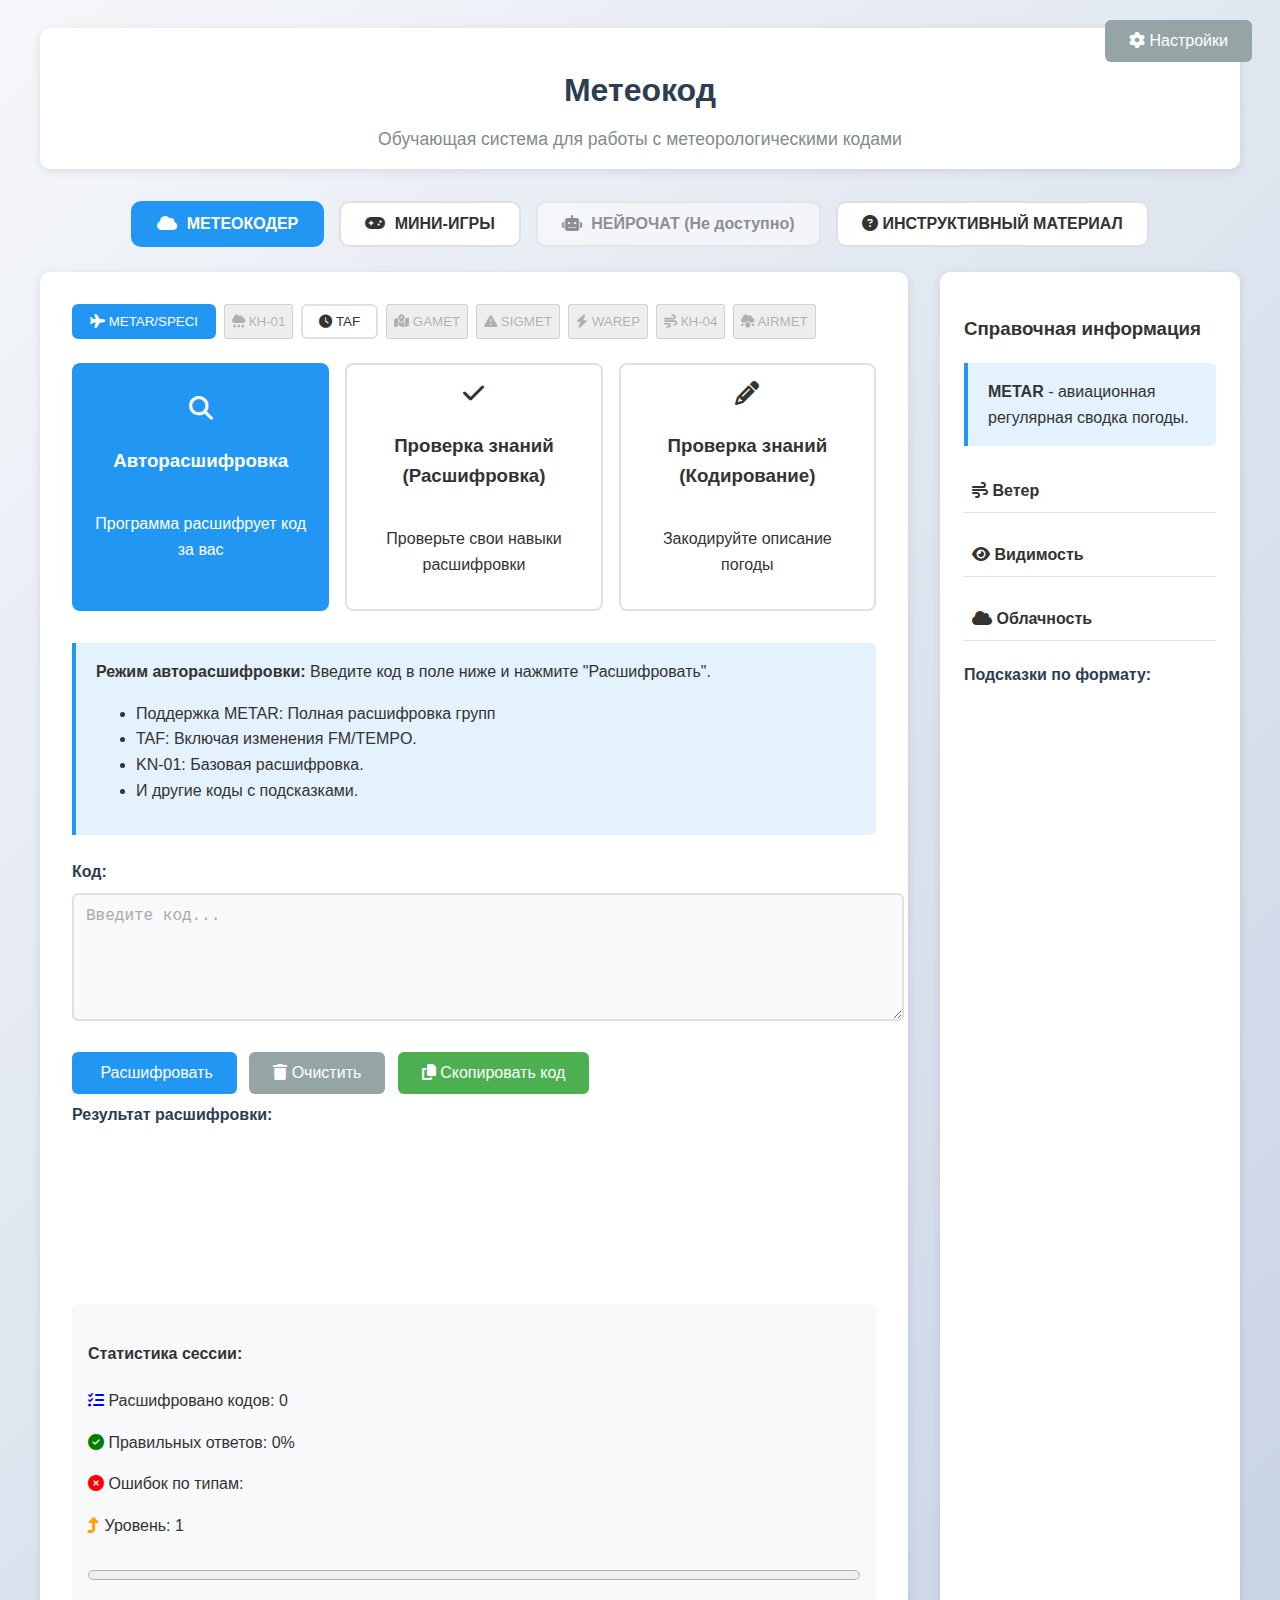
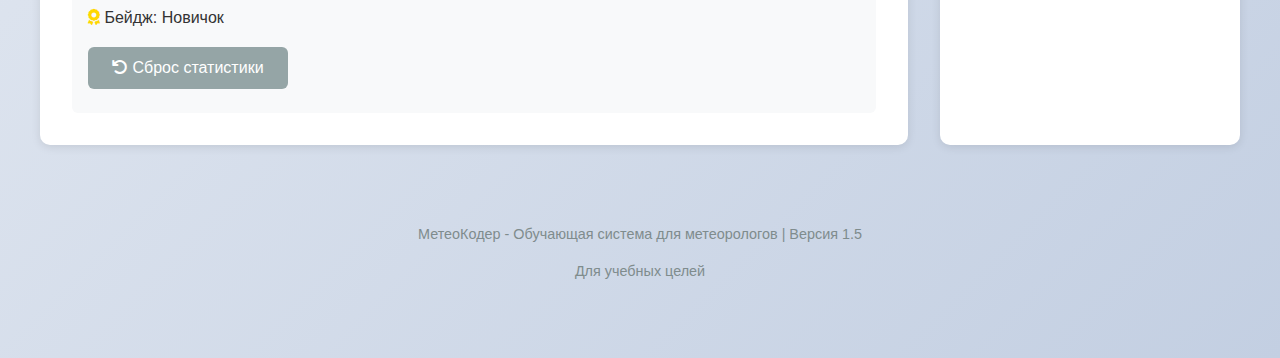
<file: index.html>
<!DOCTYPE html>
<html lang="ru">
<head>
    <meta charset="UTF-8">
    <meta name="viewport" content="width=device-width, initial-scale=1.0">
    <title>Метеокод - Обучающая система метеорологических кодов</title>
    <meta name="description" content="Программа для обучения работе с метеорологическими кодами">
    <meta name="theme-color" content="#2196F3">
    <link rel="stylesheet" href="combined.css">
    <link rel="stylesheet" href="https://cdnjs.cloudflare.com/ajax/libs/font-awesome/6.5.1/css/all.min.css">
    <script async src="https://www.googletagmanager.com/gtag/js?id=G-XXXXXXXXXX"></script>
    <script>
      window.dataLayer = window.dataLayer || [];
      function gtag(){dataLayer.push(arguments);}
      gtag('js', new Date());
      gtag('config', 'G-XXXXXXXXXX');
    </script>
</head>
<body>
    <div class="container">
        <header>
            <h1>Метеокод</h1>
            <div class="subtitle">Обучающая система для работы с метеорологическими кодами</div>
        </header>

        <div class="settings-toggle">
            <button class="btn btn-secondary" onclick="openSettingsModal()" aria-label="Настройки"><i class="fas fa-cog"></i> Настройки</button>
        </div>

        <nav class="top-menu" role="tablist">
            <button class="active" data-page="trainer" aria-selected="true" role="tab"><i class="fas fa-cloud"></i> МЕТЕОКОДЕР</button>
            <button data-page="minigame" aria-selected="false" role="tab"><i class="fas fa-gamepad"></i> МИНИ-ИГРЫ</button>
            <button disabled=""><i class="fas fa-robot"></i> НЕЙРОЧАТ (Не доступно)</button>
            <button data-page="help" aria-selected="false" role="tab"><i class="fas fa-question-circle"></i>ИНСТРУКТИВНЫЙ МАТЕРИАЛ</button>
        </nav>

        <main id="page-trainer" class="page active" role="tabpanel">
            <div class="app-container">
                <section class="main-content">
                    <section class="main-content-inner">
                        <nav class="code-type-selector" role="tablist">
                            <button class="code-type-btn active" data-type="metar" aria-selected="true" role="tab"><i class="fas fa-plane"></i> METAR/SPECI</button>
                           <button disabled=""><i class="fas fa-cloud-rain"></i> КН-01</button>
                            <button class="code-type-btn" data-type="taf" aria-selected="false" role="tab"><i class="fas fa-clock"></i> TAF</button>
                            <button disabled=""><i class="fas fa-map-marked-alt"></i> GAMET</button>
                            <button disabled=""><i class="fas fa-exclamation-triangle"></i> SIGMET</button>
                           <button disabled=""><i class="fas fa-bolt"></i> WAREP</button>
                            <button disabled=""><i class="fas fa-wind"></i> КН-04</button>
                            <button disabled=""><i class="fas fa-cloud-meatball"></i> AIRMET</button>
                        </nav>
                        <nav class="mode-selector" role="tablist">
                            <div class="mode-btn active" data-mode="decode" aria-selected="true" role="tab">
                                <i class="fas fa-search"></i>
                                <h3>Авторасшифровка</h3>
                                <p>Программа расшифрует код за вас</p>
                            </div>
                            <div class="mode-btn" data-mode="practice-decode" aria-selected="false" role="tab">
                                <i class="fas fa-check"></i>
                                <h3>Проверка знаний (Расшифровка)</h3>
                                <p>Проверьте свои навыки расшифровки</p>
                            </div>
                            <div class="mode-btn" data-mode="practice-encode" aria-selected="false" role="tab">
                                <i class="fas fa-pencil-alt"></i>
                                <h3>Проверка знаний (Кодирование)</h3>
                                <p>Закодируйте описание погоды</p>
                            </div>
                        </nav>

                        <div class="input-section">
                            <div class="mode-content active" id="decode-content">
                                <div class="instructions" id="decode-instructions">
                                    <strong>Режим авторасшифровки:</strong> Введите код в поле ниже и нажмите "Расшифровать".
                                    <ul>
                                        <li title="Международный код для текущей погоды на аэродроме">Поддержка METAR: Полная расшифровка групп</li>
                                        <li title="Прогноз погоды на аэродроме">TAF: Включая изменения FM/TEMPO.</li>
                                        <li title="Синоптический код для наземных наблюдений">KN-01: Базовая расшифровка.</li>
                                        <li>И другие коды с подсказками.</li>
                                    </ul>
                                </div>
                                <div class="input-group">
                                    <label for="metar-input">Код:</label>
                                    <textarea id="metar-input" placeholder="Введите код..." list="code-examples"></textarea>
                                    <datalist id="code-examples">
                                        <option value="UUWW 141630Z 05007MPS 9999 SCT020 17/12 Q1011 R32/290050 NOSIG">
                                        <option value="TAF UUWW 141600Z 1418/1524 03005MPS 9999 BKN015 TX15/1412Z TN10/1503Z">
                                    </datalist>
                                </div>
                                <button class="btn" onclick="decodeCode()" aria-label="Расшифровать код"><i class="fas fa-decode"></i> Расшифровать</button>
                                <button class="btn btn-secondary" onclick="clearFields()" aria-label="Очистить поля"><i class="fas fa-trash"></i> Очистить</button>
                                <button class="btn btn-copy" onclick="copyCode('metar-input')" aria-label="Скопировать код"><i class="fas fa-copy"></i> Скопировать код</button>
                                <div id="loading-decode" class="loading" aria-live="polite" style="display: none;"><i class="fas fa-spinner fa-spin"></i> Обработка...</div>
                                <div class="input-group">
                                    <label>Результат расшифровки:</label>
                                    <div class="result" id="decode-result">Режим авторасшифровки METAR:
Вставьте код — получите полную расшифровку.
Поддерживается: ветер, видимость, RVR, погода, облачность, температура, давление, тренд, RMK.
</div>
                                </div>
                            </div>

                            <div class="mode-content" id="practice-decode-content">
                                <div class="instructions">
                                    <strong>Режим проверки расшифровки:</strong> Расшифруйте предложенный код и проверьте свои знания.
                                    <ul>
                                        <li>Используйте подсказки в боковой панели для помощи.</li>
                                        <li>Проверьте точность температуры, ветра и видимости.</li>
                                    </ul>
                                </div>
                                <div class="input-group">
                                    <label>Код для расшифровки:</label>
                                    <div class="result" id="practice-code">UUWW 141630Z 05007MPS 9999 SCT020 17/12 Q1011 NOSIG</div>
                                    <button class="btn btn-copy" onclick="copyCode('practice-code')" aria-label="Скопировать код"><i class="fas fa-copy"></i> Скопировать код</button>
                                </div>
                                <div class="input-group">
                                    <label for="user-decode">Ваша расшифровка:</label>
                                    <textarea id="user-decode" placeholder="Введите вашу расшифровку здесь..."></textarea>
                                </div>
                                <button class="btn" onclick="checkUserDecode()" aria-label="Проверить расшифровку"><i class="fas fa-check"></i> Проверить</button>
                                <button class="btn btn-secondary" onclick="newPracticeCode()" aria-label="Новый код"><i class="fas fa-refresh"></i> Новый код</button>
                                <div id="loading-practice-decode" class="loading" aria-live="polite" style="display: none;"><i class="fas fa-spinner fa-spin"></i> Проверка...</div>
                                <div class="result" id="practice-decode-result">Результат проверки...</div>
                                <div class="comparison-container" id="decode-comparison" style="display: none;">
                                    <div class="comparison-box">
                                        <h4>Ваш ответ:</h4>
                                        <div id="user-decode-display"></div>
                                    </div>
                                    <div class="comparison-box">
                                        <h4>Правильный ответ:</h4>
                                        <div id="correct-decode-display"></div>
                                    </div>
                                </div>
                            </div>

                            <div class="mode-content" id="practice-encode-content">
                                <div class="instructions">
                                    <strong>Режим проверки кодирования:</strong> Прочитайте описание погоды и закодируйте его.
                                    <ul>
                                        <li>Убедитесь в правильном формате групп.</li>
                                        <li>Используйте подсказку для структуры.</li>
                                    </ul>
                                </div>
                                <div class="input-group">
                                    <label>Описание погоды для кодирования:</label>
                                    <div class="result" id="weather-description">
                                        Здесь появится описание погоды для кодирования...
                                    </div>
                                </div>
                                <div id="encode-hint" class="result" style="display: none; margin-bottom: 1rem;"></div>
                                <div class="input-group">
                                    <label for="user-encode">Ваш код:</label>
                                    <textarea id="user-encode" placeholder="Введите ваш код здесь..." list="code-examples"></textarea>
                                </div>
                                <button class="btn" onclick="checkUserEncode()" aria-label="Проверить кодирование"><i class="fas fa-check"></i> Проверить кодирование</button>
                                <button class="btn btn-secondary" onclick="newEncodeExercise()" aria-label="Новое задание"><i class="fas fa-refresh"></i> Новое задание</button>
                                <button class="btn btn-secondary" onclick="showEncodeHint()" aria-label="Показать подсказку"><i class="fas fa-lightbulb"></i> Подсказка</button>
                                <button class="btn btn-secondary" onclick="showNextHint()" aria-label="Следующая подсказка" style="display: none;" id="next-hint-btn"><i class="fas fa-step-forward"></i> Следующая подсказка</button>
                                <div id="loading-practice-encode" class="loading" aria-live="polite" style="display: none;"><i class="fas fa-spinner fa-spin"></i> Проверка...</div>
                                <div class="result" id="practice-encode-result">Результат проверки кодирования...</div>
                                <div class="comparison-container" id="encode-comparison" style="display: none;">
                                    <div class="comparison-box">
                                        <h4>Ваш ответ:</h4>
                                        <div id="user-answer-display"></div>
                                    </div>
                                    <div class="comparison-box">
                                        <h4>Правильный ответ:</h4>
                                        <div id="correct-answer-display"></div>
                                    </div>
                                </div>
                            </div>
                        </div>

                        <section class="stats-container" id="trainer-stats">
                            <h4>Статистика сессии:</h4>
                            <p><i class="fas fa-tasks" style="color: blue;"></i> Расшифровано кодов: <span id="decoded-count">0</span></p>
                            <p><i class="fas fa-check-circle" style="color: green;"></i> Правильных ответов: <span id="correct-percent">0%</span></p>
                            <p><i class="fas fa-times-circle" style="color: red;"></i> Ошибок по типам:</p>
                            <ul id="errors-by-type"></ul>
                            <p><i class="fas fa-level-up-alt" style="color: orange;"></i> Уровень: <span id="trainer-level">1</span></p>
                            <progress id="level-progress" value="0" max="50"></progress>
                            <p id="badge"><i class="fas fa-award" style="color: gold;"></i> Бейдж: Новичок</p>
                            <button class="btn btn-secondary" onclick="resetStats()" aria-label="Сброс статистики"><i class="fas fa-undo"></i> Сброс статистики</button>
                        </section>
                    </section>
                </section>

                <aside class="sidebar">
                    <h3>Справочная информация</h3>
                    <div class="instructions" id="sidebar-hints">
                        <strong>METAR</strong> - авиационная регулярная сводка погоды. <span title="Подсказка: CAVOK означает видимость >10км"></span>
                    </div>
                    <div class="accordion">
                        <h4 onclick="toggleAccordion(this)" aria-expanded="false" role="button"><i class="fas fa-wind"></i> Ветер</h4>
                        <div class="panel" style="display: none;">Примеры: 05007MPS - 50° 7 м/с; VRB02KT - переменный 2 узла.</div>
                        <h4 onclick="toggleAccordion(this)" aria-expanded="false" role="button"><i class="fas fa-eye"></i> Видимость</h4>
                        <div class="panel" style="display: none;">Примеры: 9999 - 10 км+; 0500 - 500 м.</div>
                        <h4 onclick="toggleAccordion(this)" aria-expanded="false" role="button"><i class="fas fa-cloud"></i> Облачность</h4>
                        <div class="panel" style="display: none;">Примеры: SCT020 - рассеянная 600 метров (2000 ft); BKN005CB - значительная 150 метров (500 ft) кучево-дождевые.</div>
                    </div>
                    <div class="input-group">
                        <label>Подсказки по формату:</label>
                        <div class="result" id="hints">
UUWW - Аэропорт Внуково
141630Z - 14 число, 16:30 UTC
05007MPS - Ветер 050°, 7 м/с
9999 - Видимость 10+ км
SCT020 - Облачность рассеянная на 2000 футов
17/12 - Температура 17°C, точка росы 12°C
Q1011 - Давление 1011 гПа
NOSIG - Без значительных изменений
                        </div>
                    </div>
                </aside>
            </div>
        </main>
        <section id="page-minigame" class="page" role="tabpanel">
            <div class="main-content">
                <div class="game-selector">
                    <button class="btn active" data-game="find-error">Найди ошибку!</button>
                    <button class="btn" data-game="guess-code">Угадай код!</button>
                    <button class="btn" data-game="speed-decode">Скоростная расшифровка</button>
                    <button class="btn" data-game="code-builder">Собери код</button>
                    <button class="btn" data-game="quiz-bowl">Викторина</button>
                    <button class="btn" data-game="scenario-pilot">Сценарий полёта</button>
                    <button class="btn" data-game="taf-predictor">Прогнозатор</button>
                    <button class="btn" data-game="flight-planner">Flight Planner</button>
                    <button class="btn" data-game="weather-slot">Автомат погоды</button>
                </div>

                <div id="game-find-error" class="game-container active">
                    <h1>МетеоКодер: Найди ошибку!</h1>
                    <p>Выбери неправильные группы в метеокоде. У тебя 3 попытки!</p>
                    <div class="stats">
                        <div>Очки: <span id="score" class="score">0</span></div>
                        <div>Уровень: <span id="level" class="level">1</span></div>
                        <div>Попытки: <span id="attempts">3</span></div>
                    </div>
                <div class="mode-buttons">
                        <button class="btn active" id="btn-metar">METAR</button>
                        <button class="btn" id="btn-taf">TAF</button>
                  </div>
                   <div class="diff-buttons">
                        <button class="btn" onclick="startGame('easy')">Лёгкий</button>
                        <button class="btn" onclick="startGame('medium')">Средний</button>
                        <button class="btn" onclick="startGame('hard')">Сложный</button>
                    </div>
                    <div id="meteo-code"></div>

                    <div id="find-error-hint" class="hint-area"></div>

                    <div id="correct-groups" class="result" style="display:none; min-height: auto;"></div>

                    <div>
                        <button class="btn" id="check-btn" disabled>Проверить</button>
                        <button class="btn btn-secondary" onclick="showHintFindError()">Подсказка</button>
                    </div>
                    <div id="result"></div>
                </div>

                  <div id="game-guess-code" class="game-container">
                    <h1>МетеоКодер: Угадай код!</h1>
                    <p>Угадайте код для погодного явления. У тебя 3 попытки!</p>
                    <div class="stats">
                        <div>Очки: <span id="guess-score" class="score">0</span></div>
                        <div>Уровень: <span id="guess-level" class="level">1</span></div>
                        <div>Попытки: <span id="attempts-guess">3</span></div>
                    </div>
                    <div class="code-type-buttons">
                        <button class="btn active" id="guess-metar">METAR</button>
                    </div>

                    <div id="phenomenon-desc"></div>
                    
                    <div id="guess-code-hint" class="hint-area"></div>
                    
                    <input type="text" id="guess-input" placeholder="Введите код">
                    <button class="btn btn-secondary" onclick="document.getElementById('guess-input').value = '';">Очистить</button>
                    <button class="btn" id="guess-check" disabled>Проверить</button>
                    <button class="btn btn-secondary" onclick="showHintGuessCode()">Подсказка</button>
                    <button class="btn" onclick="startGuessGame()">Новое задание</button>
                    <div id="guess-result"></div>
                </div>

                <div id="game-speed-decode" class="game-container">
                    <h1>Скоростная расшифровка</h1>
                    <p>Расшифруйте METAR за 30 секунд!</p>
                    <div class="stats">
                        <div>Очки: <span id="speed-score" class="score">0</span></div>
                        <div>Уровень: <span id="speed-level" class="level">1</span></div>
                        <div>Время: <span id="speed-timer">30</span></div>
                    </div>
                    <div id="speed-metar" class="result"></div>
                    <button class="btn btn-copy" onclick="copyCode('speed-metar')">Скопировать код</button>
    
                    <div id="speed-decode-hint" class="hint-area"></div>
                    
                    <form id="speed-form" onsubmit="return false;">
                        <label>Ветер (напр/скор): <input type="text" id="speed-wind" placeholder="27005MPS"><button class="btn btn-secondary" type="button" onclick="document.getElementById('speed-wind').value = '';">Очистить</button></label>
                        <label>Видимость: <input type="text" id="speed-vis" placeholder="9999"><button class="btn btn-secondary" type="button" onclick="document.getElementById('speed-vis').value = '';">Очистить</button></label>
                        <label>Темп/Точка росы: <input type="text" id="speed-temp" placeholder="20/16"><button class="btn btn-secondary" type="button" onclick="document.getElementById('speed-temp').value = '';">Очистить</button></label>
                        <label>QNH: <input type="text" id="speed-qnh" placeholder="Q1012"><button class="btn btn-secondary" type="button" onclick="document.getElementById('speed-qnh').value = '';">Очистить</button></label>
                        <button type="button" class="btn" onclick="checkSpeedDecode()">Проверить</button>
                        <button type="button" class="btn btn-secondary" onclick="clearSpeedDecode()">Очистить</button>
                    </form>
                    <div id="speed-result"></div>
                    <button class="btn btn-secondary" onclick="showHintSpeedDecode()">Подсказка</button>
                    <button class="btn" onclick="startSpeedDecode()">Новая игра</button>
                    <button class="btn" id="new-task-speed-decode" style="display: none;" onclick="startSpeedDecode()">Новая задача</button>
                </div>

                <div id="game-code-builder" class="game-container">
                    <h1>Собери код</h1>
                    <p>Перетащите группы в поле ответа в правильном порядке.</p>
                    <div class="stats">
                        <div>Очки: <span id="builder-score" class="score">0</span></div>
                        <div>Уровень: <span id="builder-level" class="level">1</span></div>
                        <div>Время: <span id="builder-timer" class="level">30</span></div>
                    </div>
                    <div id="builder-description" class="instructions">Нажмите "Новая игра"</div>

                    <div style="text-align: left; font-weight: bold; margin-bottom: 5px;">Банк кодов:</div>
                    <div id="group-pool" style="display: flex; flex-wrap: wrap; justify-content: center;" ondragover="allowDrop(event)" ondrop="dropToPool(event)">
                    </div>

                    <!-- Область для подсказок -->
                    <div id="code-builder-hint" class="hint-area"></div>

                    <div style="text-align: left; font-weight: bold; margin-bottom: 5px;">Поле ответа:</div>
                    <div id="builder-dropzone" class="dropzone" ondragover="allowDrop(event)" ondrop="dropToZone(event)"></div>

                    <button class="btn" onclick="checkCodeBuilder()">Проверить</button>
                    <button class="btn btn-secondary" onclick="clearBuilderZone()">Очистить</button>
                    <div id="builder-result"></div>
                    <br>
                    <button class="btn btn-secondary" onclick="showHintCodeBuilder()">Подсказка</button>
                    <button class="btn" onclick="startCodeBuilder()">Новая игра</button>
                    <button class="btn" id="new-task-code-builder" style="display: none;" onclick="startCodeBuilder()">Новая задача</button>
                </div>

                <div id="game-quiz-bowl" class="game-container">
                    <h1>Викторина</h1>
                    <p>Ответьте на вопросы по метеокодам. Серия из 10 вопросов.</p>
                    <div class="stats">
                        <div>Очки: <span id="quiz-score" class="score">0</span></div>
                        <div>Уровень: <span id="quiz-level" class="level">1</span></div>
                        <div>Прогресс: <span id="quiz-progress">0/10</span></div>
                    </div>
                    <div id="quiz-question" style="font-size: 1.2rem; margin-bottom: 1rem;"></div>

                    <div id="quiz-bowl-hint" class="hint-area"></div>
                    
                    <div class="quiz-options" id="quiz-options"></div>
                    <button class="btn" onclick="checkQuiz()">Проверить</button>
                    <div id="quiz-result"></div>
                    <button class="btn btn-secondary" onclick="showHintQuizBowl()">Подсказка</button>
                    <button class="btn" onclick="startQuizBowl()">Новая серия</button>
                    <button class="btn" id="new-task-quiz-bowl" style="display: none;" onclick="nextQuizQuestion()">Новая задача</button>
                </div>

                <div id="game-scenario-pilot" class="game-container">
                    <h1>Сценарий полёта</h1>
                    <p>В разработке</p>
                </div>

                <div id="game-taf-predictor" class="game-container">
                    <h1>Прогнозатор</h1>
                    <p>На основе METAR и TAF предскажите изменения.</p>
                    <div class="stats">
                        <div>Очки: <span id="taf-score" class="score">0</span></div>
                        <div>Уровень: <span id="taf-level" class="level">1</span></div>
                    </div>
                    <div id="taf-metar" class="result"></div>
                    <button class="btn btn-copy" onclick="copyCode('taf-metar')">Скопировать METAR</button>
                    <div id="taf-taf" class="result"></div>
                    <button class="btn btn-copy" onclick="copyCode('taf-taf')">Скопировать TAF</button>
                    <div id="taf-question" style="margin: 10px 0; font-weight: bold;"></div>
            
                    <div id="taf-predictor-hint" class="hint-area"></div>
                    
                    <input type="text" id="taf-answer" placeholder="Ваш ответ">
                    <button class="btn btn-secondary" onclick="document.getElementById('taf-answer').value = '';">Очистить</button>
                    <button class="btn" onclick="checkTafPredictor()">Проверить</button>
                    <div id="taf-result"></div>
                    <button class="btn btn-secondary" onclick="showHintTafPredictor()">Подсказка</button>
                    <button class="btn" onclick="startTafPredictor()">Новый прогноз</button>
                    <button class="btn" id="new-task-taf-predictor" style="display: none;" onclick="startTafPredictor()">Новая задача</button>
                </div>

                <div id="game-flight-planner" class="game-container">
                    <h1>Flight Planner</h1>
                    <p>Планируйте маршрут самолета на основе погоды: Полет, Вылет запрещен, Запасной аэропорт.</p>
                    <div class="stats">
                        <div>Очки: <span id="planner-score" class="score">0</span></div>
                        <div>Уровень: <span id="planner-level" class="level">1</span></div>
                    </div>
                    <div id="planner-route"></div>
            
                    <div id="flight-planner-hint" class="hint-area"></div>
                    
                    <select id="planner-decision">
                        <option value="">Решение</option>
                        <option value="go">Полет разрешен</option>
                        <option value="no-go">Вылет запрещен</option>
                        <option value="alternate">Запасной аэропорт</option>
                    </select>
                    <button class="btn" onclick="checkFlightPlanner()">Проверить</button>
                    <div id="planner-result"></div>
                    <button class="btn btn-secondary" onclick="showHintFlightPlanner()">Подсказка</button>
                    <button class="btn" onclick="startFlightPlanner()">Новый маршрут</button>
                </div>

                <div id="game-weather-slot" class="game-container">
                    <h1>Автомат погоды</h1>
                    <p>Дерните рычаг и получите прогноз!</p>
                    <div id="slot-machine">
                        <div class="reels">
                            <div class="reel"></div>
                            <div class="reel"></div>
                            <div class="reel"></div>
                        </div>
                        <button class="btn" id="lever">Дернуть рычаг</button>
                        <div id="slot-result"></div>
                    </div>
                    <div id="animation-container"></div>
                </div>
                <div class="all-games-stats">
                    <h3>Статистика по всем играм</h3>
                    <table>
                        <thead>
                            <tr>
                                <th>Игра</th>
                                <th>Сыграно игр</th>
                                <th>Побед</th>
                                <th>Всего очков</th>
                                <th>Лучший результат</th>
                                <th>Последний результат</th>
                            </tr>
                        </thead>
                        <tbody id="all-stats-body">
                        </tbody>
                    </table>
                </div>
            </div>
        </section>

        <section id="page-help" class="page" role="tabpanel">
            <div class="main-content">
                <h2>Справочные документы</h2>
                <ul class="help-list">
                    <li><a href="https://ato.soyuz.aero/ato/files/doc/meteo_code_TAF.pdf">Расшифровка авиационногоо метео-сообщения TAF, METAR </a></li>
                    <li><a href="https://firstep.ru/library/technical/technical-books/metod_kn01.pdf?ysclid=mia1o55bcn565506023">УЧЕБНОЕ ПОСОБИЕ ПО РАБОТЕ С КОДАМИ МЕТЕОРОЛОГИЧЕСКОЙ ИНФОРМАЦИИ КН-01 </a></li>
                    <li><a href="https://www.atc.spb.ru/RD/MST.pdf">Инструктивного материала по кодам METAR, SPECI, TAF</a></li>
                    <li><a href="http://ra.rshu.ru/mps/dwnl/volobueva/%D0%98%D0%BD%D1%81%D1%82%D1%80%D1%83%D0%BA%D1%82.%20%D0%BC%D0%B0%D1%82%D0%B5%D1%80%D0%B8%D0%B0%D0%BB_GAMET.pdf">Инструктивный материал по прогнозам погоды в формате GAMET </a></li>
                    <li><a href="http://ra.rshu.ru/mps/dwnl/volobueva/%D0%98%D0%BD%D1%81%D1%82%D1%80%D1%83%D0%BA%D1%82.%20%D0%BC%D0%B0%D1%82%D0%B5%D1%80%D0%B8%D0%B0%D0%BB_SIGMET_and_AIRMET.pdf">Инструктивный материал по SIGMET и AIRMET</a></li>
                    <li><a href="https://meteoinfo.ru/images/misc/kn-01-synop.pdf?ysclid=mia1zok1rq901247982">КН-01 SYNOP</a></li>
                    <li><a href="http://elib.rshu.ru/files_books/pdf/rid_acbfa3068d234e0faeda7cd3d0510dee.pdf">ПОСОБИЕ ПО СИНОПТИЧЕСКОЙ МЕТЕОРОЛОГИИ </a></li>
                    <li><a href="https://ohranatruda.ru/upload/iblock/8ad/4293756585.pdf?ysclid=mia214te2t824132625">Инструкция по подготовке и передаче штормовых сообщений наблюдательными подразделениями</a></li>
                </ul>
            </div>
        </section>

        <footer>
            <p>МетеоКодер - Обучающая система для метеорологов | Версия 1.5</p>
            <p>Для учебных целей</p>
        </footer>
    </div>

    <div id="settings-modal" class="modal">
        <div class="modal-content">
            <span class="close" onclick="closeSettingsModal()">&times;</span>
            <h2>Настройки</h2>
            
            <div class="setting-group">
                <label for="theme-select">Тема фона:</label>
                <select id="theme-select">
                    <option value="light">Дневной</option>
                    <option value="dark">Ночной</option>
                    <option value="sunny">Солнечный</option>
                    <option value="cloudy">Пасмурный</option>
                    <option value="snowy">Холодно-снеговой</option>
                </select>
            </div>
            
            <div class="setting-group">
                <label for="font-size">Размер шрифта:</label>
                <select id="font-size">
                    <option value="small">Маленький</option>
                    <option value="normal" selected>Нормальный</option>
                    <option value="large">Большой</option>
                    <option value="x-large">Очень большой</option>
                </select>
            </div>
            
            <div class="setting-group">
                <label>
                    <input type="checkbox" id="animations-enabled" checked> Включить анимации
                </label>
            </div>
            
            <button class="btn" onclick="applySettings()">Применить</button>
            <button class="btn btn-secondary" onclick="closeSettingsModal()">Закрыть</button>
        </div>
    </div>
    <canvas id="confetti-canvas" style="position: fixed; top: 0; left: 0; pointer-events: none; z-index: 1000;"></canvas>

<script src="gameData.js"></script>
<script src="meteoCoder.js"></script>
<script src="miniGames.js"></script>
</body>


</html>
</file>
<file: combined.css>
:root {
--bg-gradient: linear-gradient(135deg, #f5f7fa 0%, #c3cfe2 100%);
--text-color: #333;
--header-bg: white;
--content-bg: white;
--btn-bg: #2196F3;
--btn-text: white;
--border-color: #e0e0e0;
--result-bg: #f8f9fa;
--error-bg: #ffeaa7;
--success-bg: #d1f7c4;
--instructions-bg: #e3f2fd;
--game-bg: white;
--code-bg: #2c3e50;
--code-text: #f1c40f;
--placeholder-color: #aaa;
transition: background 0.3s, color 0.3s;
--success-color: #28a745;
}
body.dark {
--bg-gradient: linear-gradient(135deg, #1e1e1e 0%, #333 100%);
--text-color: #e0e0e0;
--header-bg: #2c2c2c;
--content-bg: #2c2c2c;
--btn-bg: #1976D2;
--btn-text: #e0e0e0;
--border-color: #444;
--result-bg: #333;
--error-bg: #4d3a1a;
--success-bg: #2e4d2e;
--instructions-bg: #1e3a5f;
--game-bg: #2c2c2c;
--code-bg: #1e1e1e;
--code-text: #ffcc00;
--placeholder-color: #666;
}

/* Новые темы */
body.sunny {
--bg-gradient: linear-gradient(135deg, #ffd89b 0%, #19547b 100%);
--text-color: #333;
--header-bg: #ffd89b;
--content-bg: #fff9e6;
--btn-bg: #ff9a3d;
--btn-text: white;
--border-color: #ffb347;
--result-bg: #fff0cc;
--error-bg: #ffcc99;
--success-bg: #ccffcc;
--instructions-bg: #fff5e6;
--game-bg: #fff9e6;
--code-bg: #2c3e50;
--code-text: #ff9a3d;
--placeholder-color: #996633;
}

body.cloudy {
--bg-gradient: linear-gradient(135deg, #bdc3c7 0%, #2c3e50 100%);
--text-color: #2c3e50;
--header-bg: #ecf0f1;
--content-bg: #ecf0f1;
--btn-bg: #7f8c8d;
--btn-text: white;
--border-color: #bdc3c7;
--result-bg: #d5dbdb;
--error-bg: #f1948a;
--success-bg: #82e0aa;
--instructions-bg: #d6dbdf;
--game-bg: #ecf0f1;
--code-bg: #2c3e50;
--code-text: #34495e;
--placeholder-color: #7f8c8d;
}

body.snowy {
--bg-gradient: linear-gradient(135deg, #e6e9f0 0%, #eef1f5 100%);
--text-color: #2c3e50;
--header-bg: #ffffff;
--content-bg: #f8f9fa;
--btn-bg: #3498db;
--btn-text: white;
--border-color: #bdc3c7;
--result-bg: #e8f4fc;
--error-bg: #fadbd8;
--success-bg: #d4efdf;
--instructions-bg: #eaf2f8;
--game-bg: #ffffff;
--code-bg: #2c3e50;
--code-text: #2980b9;
--placeholder-color: #7f8c8d;
}

/* Размеры шрифтов */
body.font-small {
font-size: 14px;
}
body.font-normal {
font-size: 16px;
}
body.font-large {
font-size: 18px;
}
body.font-x-large {
font-size: 20px;
}

/* Отключение анимаций */
body.no-animations * {
animation: none !important;
transition: none !important;
}

{
margin: 0;
padding: 0;
box-sizing: border-box;
}

body {
font-family: 'Segoe UI', Tahoma, Geneva, Verdana, sans-serif;
line-height: 1.6;
color: var(--text-color);
background: var(--bg-gradient);
min-height: 100vh;
transition: background 0.3s, color 0.3s;
}
.container {
max-width: 1200px;
margin: 0 auto;
padding: 20px;
}
header {
background: var(--header-bg);
padding: 1rem 2rem;
border-radius: 10px;
box-shadow: 0 2px 10px rgba(0,0,0,0.1);
margin-bottom: 2rem;
text-align: center;
}
h1 {
color: #2c3e50;
margin-bottom: 0.5rem;
}
.subtitle {
color: #7f8c8d;
font-size: 1.1rem;
}
.settings-toggle {
position: absolute;
top: 20px;
right: 20px;
cursor: pointer;
}
.top-menu {
display: flex;
justify-content: center;
flex-wrap: wrap;
gap: 15px;
margin-bottom: 25px;
}
.top-menu button {
padding: 12px 24px;
border: 2px solid var(--border-color);
border-radius: 10px;
background: var(--header-bg);
font-weight: 600;
font-size: 1rem;
cursor: pointer;
transition: all 0.3s ease;
color: var(--text-color);
}
.top-menu button:hover {
border-color: var(--btn-bg);
transform: translateY(-2px);
}
.top-menu button.active {
background: var(--btn-bg);
color: var(--btn-text);
border-color: var(--btn-bg);
}
.top-menu button[disabled] {
opacity: 0.5;
cursor: not-allowed;
}
.page {
display: none;
}
.page.active {
display: block;
}
.app-container {
display: grid;
grid-template-columns: 1fr 300px;
gap: 2rem;
margin-bottom: 2rem;
}
@media (max-width: 992px) {
.app-container {
grid-template-columns: 1fr;
}
}
@media (max-width: 768px) {
.app-container {
grid-template-columns: 1fr;
}
.container {
padding: 10px;
}
header {
padding: 1rem;
}
.top-menu {
flex-direction: column;
gap: 10px;
}
}
.main-content {
background: var(--content-bg);
padding: 2rem;
border-radius: 10px;
box-shadow: 0 2px 10px rgba(0,0,0,0.1);
}
.sidebar {
background: var(--content-bg);
padding: 1.5rem;
border-radius: 10px;
box-shadow: 0 2px 10px rgba(0,0,0,0.1);
}
.mode-selector {
display: grid;
grid-template-columns: repeat(auto-fit, minmax(200px, 1fr));
gap: 1rem;
margin-bottom: 2rem;
}
.mode-btn {
display: flex;
flex-direction: column;
align-items: center;
text-align: center;
padding: 1rem;
border: 2px solid var(--border-color);
border-radius: 8px;
background: var(--content-bg);
cursor: pointer;
transition: all 0.3s ease;
text-align: center;
color: var(--text-color);
min-height: 120px;
justify-content: center;
}
.mode-btn:hover {
border-color: var(--btn-bg);
transform: translateY(-2px);
}
.mode-btn.active {
border-color: var(--btn-bg);
background: var(--btn-bg);
color: var(--btn-text);
}
.code-type-selector {
margin-bottom: 1.5rem;
display: flex;
flex-wrap: wrap;
gap: 0.5rem;
}
.code-type-btn {
padding: 0.5rem 1rem;
border: 2px solid var(--border-color);
border-radius: 6px;
background: var(--content-bg);
cursor: pointer;
transition: all 0.3s ease;
color: var(--text-color);
}
.code-type-btn:hover {
border-color: var(--btn-bg);
}
.code-type-btn.active {
border-color: var(--btn-bg);
background: var(--btn-bg);
color: var(--btn-text);
}
.input-group {
margin-bottom: 1.5rem;
}
label {
display: block;
margin-bottom: 0.5rem;
font-weight: 600;
color: #2c3e50;
}
textarea, input[type="text"] {
width: 100%;
padding: 0.75rem;
border: 2px solid var(--border-color);
border-radius: 6px;
font-size: 1rem;
resize: vertical;
min-height: 100px;
font-family: monospace;
background: var(--result-bg);
color: var(--text-color);
}
textarea:focus, input[type="text"]:focus {
outline: none;
border-color: var(--btn-bg);
}
textarea::placeholder, input::placeholder {
color: var(--placeholder-color);
}
.btn {
padding: 0.75rem 1.5rem;
background: var(--btn-bg);
color: var(--btn-text);
border: none;
border-radius: 6px;
cursor: pointer;
font-size: 1rem;
transition: background 0.3s ease;
margin-right: 0.5rem;
margin-bottom: 0.5rem;
}
.btn:hover {
background: #1976D2;
}
.btn-secondary {
background: #95a5a6;
}
.btn-secondary:hover {
background: #7f8c8d;
}
.btn-copy {
background: #4caf50;
}
.btn-copy:hover {
background: #388e3c;
}
.result {
background: var(--result-bg);
border: 2px solid var(--border-color);
border-radius: 6px;
padding: 1rem;
margin-top: 1rem;
min-height: 100px;
white-space: pre-wrap;
color: var(--text-color);
opacity: 0;
animation: fadeIn 0.5s forwards;
}
@keyframes fadeIn {
from { opacity: 0; transform: translateY(10px); }
to { opacity: 1; transform: translateY(0); }
}
.error {
background: var(--error-bg);
border-color: #fdcb6e;
}
.success {
background: var(--success-bg);
border-color: #81c784;
}
.instructions {
background: var(--instructions-bg);
border-left: 4px solid var(--btn-bg);
padding: 1rem;
margin-bottom: 1.5rem;
border-radius: 0 6px 6px 0;
}
.instructions {
list-style-type: disc;
padding-left: 20px;
}
footer {
text-align: center;
padding: 2rem 0;
color: #7f8c8d;
font-size: 0.9rem;
}
.mode-content {
display: none;
}
.mode-content.active {
display: block;
}
.comparison-container {
display: grid;
grid-template-columns: 1fr 1fr;
gap: 1rem;
margin-top: 1rem;
}
@media (max-width: 768px) {
.comparison-container {
grid-template-columns: 1fr;
}
}
.comparison-box {
background: var(--result-bg);
border: 2px solid var(--border-color);
border-radius: 6px;
padding: 1rem;
min-height: 150px;
}
.comparison-box h4 {
margin-bottom: 0.5rem;
color: #2c3e50;
border-bottom: 1px solid #ddd;
padding-bottom: 0.5rem;
}
.comparison-group {
display: inline-block;
padding: 0.2rem 0.4rem;
margin: 0.2rem;
border-radius: 4px;
}
.correct {
background: #d4edda;
color: #155724;
}
.incorrect {
background: #f8d7da;
color: #721c24;
}
.stats-container {
margin-top: 1rem;
padding: 1rem;
background: var(--result-bg);
border-radius: 6px;
}
.help-list {
list-style: none;
padding: 0;
}
.help-list li {
margin-bottom: 1rem;
}
.help-list a {
display: block;
padding: 1rem;
background: var(--result-bg);
border: 2px solid var(--border-color);
border-radius: 6px;
text-decoration: none;
color: var(--btn-bg);
font-weight: 600;
transition: all 0.3s ease;
}
.help-list a:hover {
background: var(--instructions-bg);
border-color: var(--btn-bg);
transform: translateY(-2px);
}
@media (max-width: 480px) {
.main-content {
padding: 1rem;
}
.sidebar {
padding: 1rem;
}
}
progress {
width: 100%;
height: 20px;
margin-top: 10px;
}
.top-menu button i {
margin-right: 5px;
}
.mode-btn i {
font-size: 1.5rem;
margin-bottom: 0.5rem;
}
#encode-hint {
opacity: 0;
transform: translateY(-10px);
animation: slideIn 0.3s forwards;
}
@keyframes slideIn {
from { opacity: 0; transform: translateY(-10px); }
to { opacity: 1; transform: translateY(0); }
}
.accordion h4 {
cursor: pointer;
padding: 0.5rem;
border-bottom: 1px solid var(--border-color);
}
.accordion .panel {
padding: 0.5rem;
}
.loading {
text-align: center;
padding: 1rem;
color: var(--btn-bg);
}
.game-selector {
display: flex;
justify-content: center;
gap: 15px;
margin-bottom: 20px;
flex-wrap: wrap;
}
.game-container {
background: var(--game-bg);
border-radius: 20px;
padding: 30px;
box-shadow: 0 20px 40px rgba(0,0,0,0.2);
text-align: center;
display: none;
}
.game-container.active {
display: block;
}
.game-container h1 {
color: var(--text-color);
margin-bottom: 10px;
}
.stats {
display: flex;
justify-content: center;
gap: 30px;
margin: 20px 0;
font-size: 20px;
font-weight: bold;
}
.stats span { color: var(--btn-bg); }
#score { color: #27ae60; }
#meteo-code {
background: var(--code-bg);
color: var(--code-text);
padding: 25px;
border-radius: 15px;
font-family: 'Courier New', monospace;
font-size: 22px;
line-height: 2.2;
margin: 30px 0;
min-height: 120px;
word-wrap: break-word;
}
#meteo-code span {
display: inline-block;
padding: 6px 12px;
margin: 4px;
border-radius: 10px;
background: rgba(255,255,255,0.1);
transition: all 0.4s;
cursor: pointer;
position: relative;
}
#meteo-code span:hover {
background: rgba(241,196,15,0.3);
transform: scale(1.1);
}
#meteo-code span.selected {
background: yellow;
color: black;
}
.mode-buttons, .diff-buttons, .code-type-buttons {
margin: 25px 0;
display: flex;
justify-content: center;
gap: 15px;
flex-wrap: wrap;
}
.draggable {
cursor: grab;
padding: 10px 15px;
border: 1px solid var(--border-color);
border-radius: 6px;
margin: 5px;
display: inline-block;
background: var(--header-bg);
font-family: 'Courier New', monospace;
font-weight: bold;
box-shadow: 0 2px 5px rgba(0,0,0,0.05);
transition: transform 0.2s;
}
.draggable:active {
cursor: grabbing;
}
.draggable:hover {
transform: scale(1.05);
border-color: var(--btn-bg);
}
.dropzone {
min-height: 80px;
border: 2px dashed var(--btn-bg);
border-radius: 10px;
padding: 15px;
margin: 20px 0;
background: rgba(33, 150, 243, 0.05);
display: flex;
flex-wrap: wrap;
align-items: center;
justify-content: center;
gap: 5px;
}
.dropzone.dragover {
background: rgba(33, 150, 243, 0.2);
}
.quiz-options {
display: flex;
flex-direction: column;
gap: 10px;
text-align: left;
max-width: 600px;
margin: 0 auto 20px auto;
}
.quiz-options label {
padding: 10px;
background: var(--result-bg);
border: 1px solid var(--border-color);
border-radius: 6px;
cursor: pointer;
display: flex;
align-items: center;
gap: 10px;
}
.correct-input {
border-color: #27ae60 !important;
background-color: #e8f5e9 !important;
}
.incorrect-input {
border-color: #e74c3c !important;
background-color: #fdeaea !important;
}
#group-pool {
min-height: 80px;
padding: 15px;
background: var(--result-bg);
border-radius: 10px;
margin-bottom: 10px;
border: 1px solid var(--border-color);
}
.match-grid {
display: grid;
grid-template-columns: repeat(4, 1fr);
gap: 10px;
margin: 20px auto;
max-width: 400px;
}
.match-card {
height: 100px;
background: var(--btn-bg);
color: var(--btn-text);
display: flex;
align-items: center;
justify-content: center;
font-size: 1.2rem;
cursor: pointer;
transition: transform 0.3s;
}
.match-card.flipped {
background: var(--success-bg);
transform: rotateY(180deg);
}
.sigmet-map {
position: relative;
height: 300px;
background: #e0f7fa;
border: 2px solid var(--border-color);
margin: 20px 0;
}
.plane {
width: 50px;
height: 50px;
background: url('plane.png') center/cover;
}
.zone {
position: absolute;
width: 100px;
height: 100px;
border: 1px dashed black;
}
.safe {
background: green;
}
.danger {
background: red;
}
.settings-icon {
cursor: pointer;
font-size: 1.5rem;
position: absolute;
top: 10px;
right: 10px;
}
.settings-panel {
position: fixed;
top: 50%;
left: 50%;
transform: translate(-50%, -50%);
background: var(--content-bg);
padding: 20px;
border-radius: 10px;
box-shadow: 0 0 10px rgba(0,0,0,0.5);
z-index: 100;
}
.tutorial-btn {
margin-top: 10px;
}
.tutorial-modal {
position: fixed;
top: 0;
left: 0;
width: 100%;
height: 100%;
background: rgba(0,0,0,0.5);
display: flex;
align-items: center;
justify-content: center;
z-index: 100;
}
.tutorial-content {
background: var(--content-bg);
padding: 20px;
border-radius: 10px;
max-width: 500px;
text-align: center;
}
@media (max-width: 768px) {
.match-grid { grid-template-columns: repeat(2, 1fr); }
#meteo-code { font-size: 18px; line-height: 1.6; }
}
.hidden { display: none !important; }
.game-container input[type="text"],
.game-container input[type="number"],
.game-container textarea {
font-size: 0.95rem;
padding: 6px 8px;
border-radius: 6px;
min-height: auto;
line-height: 1.2;
max-width: 260px;
}
#guess-input {
max-width: 240px;
font-size: 0.95rem;
padding: 6px 8px;
}
#speed-wind, #speed-vis, #speed-temp, #speed-qnh {
width: 160px;
max-width: 60%;
font-size: 0.95rem;
padding: 6px 8px;
margin-left: 8px;
margin-right: 8px;
}
#builder-dropzone span.draggable, #group-pool span.draggable {
font-size: 0.9rem;
padding: 6px 10px;
}
@media (max-width: 480px) {
#speed-wind, #speed-vis, #speed-temp, #speed-qnh, #guess-input {
width: 120px;
}
}
.correct-input, .incorrect-input {
transition: background-color 0.18s ease, border-color 0.18s ease;
}
@keyframes shake {
0% { transform: translateX(0); }
10%, 30%, 50%, 70%, 90% { transform: translateX(-5px); }
20%, 40%, 60%, 80% { transform: translateX(5px); }
100% { transform: translateX(0); }
}
.shake {
animation: shake 0.5s;
}
#slot-machine {
display: flex;
flex-direction: column;
align-items: center;
margin: 20px 0;
}
.reels {
display: flex;
justify-content: center;
margin-bottom: 20px;
}
.reel {
width: 100px;
height: 100px;
border: 2px solid var(--border-color);
border-radius: 10px;
display: flex;
align-items: center;
justify-content: center;
font-size: 50px;
margin: 0 10px;
background: var(--result-bg);
}
#lever {
padding: 10px 20px;
font-size: 1.2rem;
}
#slot-result {
margin-top: 20px;
font-weight: bold;
font-size: 1.2rem;
}
#animation-container {
position: fixed;
top: 0;
left: 0;
width: 100%;
height: 100%;
pointer-events: none;
overflow: hidden;
z-index: 99;
display: none;
}
.snowflake, .raindrop {
position: absolute;
background: white;
border-radius: 50%;
opacity: 0.8;
}
.snowflake {
width: 10px;
height: 10px;
animation: fall 10s linear infinite;
}
.raindrop {
width: 5px;
height: 20px;
background: blue;
animation: fall 2s linear infinite;
}
.sun {
position: absolute;
bottom: -100px;
left: 50%;
transform: translateX(-50%);
width: 100px;
height: 100px;
background: yellow;
border-radius: 50%;
animation: rise 4s ease-in-out;
}
@keyframes fall {
0% { top: -10px; }
100% { top: 100vh; }
}
@keyframes rise {
0% { bottom: -100px; }
100% { bottom: 100vh; }
}

/* Область для подсказок */
.hint-area {
text-align: center;
margin: 15px 0;
padding: 10px;
background: var(--instructions-bg);
border-radius: 6px;
border-left: 4px solid var(--btn-bg);
min-height: 40px;
display: flex;
align-items: center;
justify-content: center;
}

/* Таблица статистики всех игр */
.all-games-stats {
margin-top: 30px;
padding: 20px;
background: var(--content-bg);
border-radius: 10px;
box-shadow: 0 2px 10px rgba(0,0,0,0.1);
}

.all-games-stats h3 {
text-align: center;
margin-bottom: 15px;
color: var(--text-color);
}

.all-games-stats table {
width: 100%;
border-collapse: collapse;
margin-top: 10px;
}

.all-games-stats th, .all-games-stats td {
padding: 12px;
text-align: left;
border-bottom: 1px solid var(--border-color);
}

.all-games-stats th {
background: var(--header-bg);
font-weight: 600;
color: var(--text-color);
}

.all-games-stats tr:hover {
background: var(--result-bg);
}

/* Модальное окно настроек */
.modal {
display: none;
position: fixed;
z-index: 1000;
left: 0;
top: 0;
width: 100%;
height: 100%;
background-color: rgba(0,0,0,0.5);
}

.modal-content {
background-color: var(--content-bg);
margin: 5% auto;
padding: 20px;
border-radius: 10px;
width: 90%;
max-width: 500px;
box-shadow: 0 5px 15px rgba(0,0,0,0.3);
position: relative;
}

.close {
color: #aaa;
float: right;
font-size: 28px;
font-weight: bold;
cursor: pointer;
position: absolute;
top: 10px;
right: 15px;
}

.close:hover {
color: var(--text-color);
}

.setting-group {
margin-bottom: 20px;
}

.setting-group label {
display: block;
margin-bottom: 8px;
font-weight: 600;
}

.setting-group select, .setting-group input[type="checkbox"] {
width: 100%;
padding: 8px;
border: 1px solid var(--border-color);
border-radius: 4px;
background: var(--result-bg);
color: var(--text-color);
}

.setting-group input[type="checkbox"] {
width: auto;
margin-right: 10px;
}
</file>
